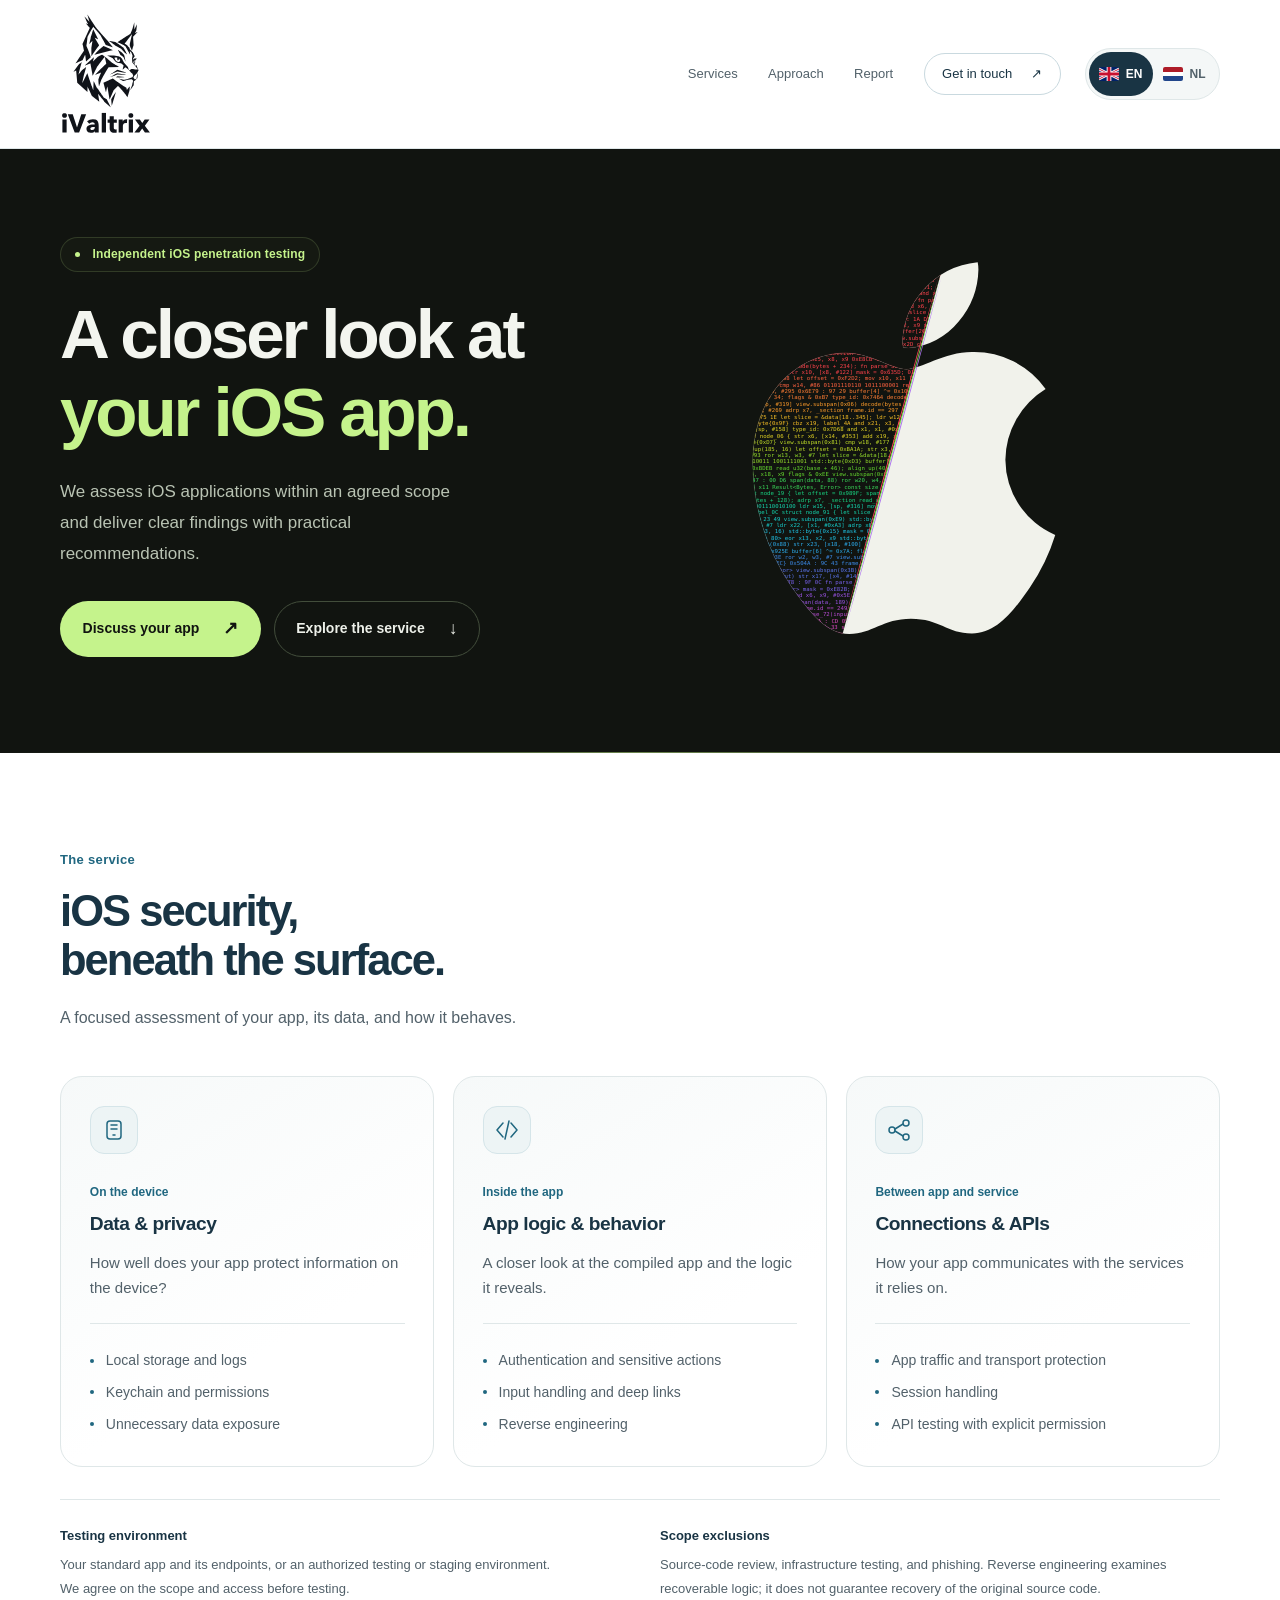
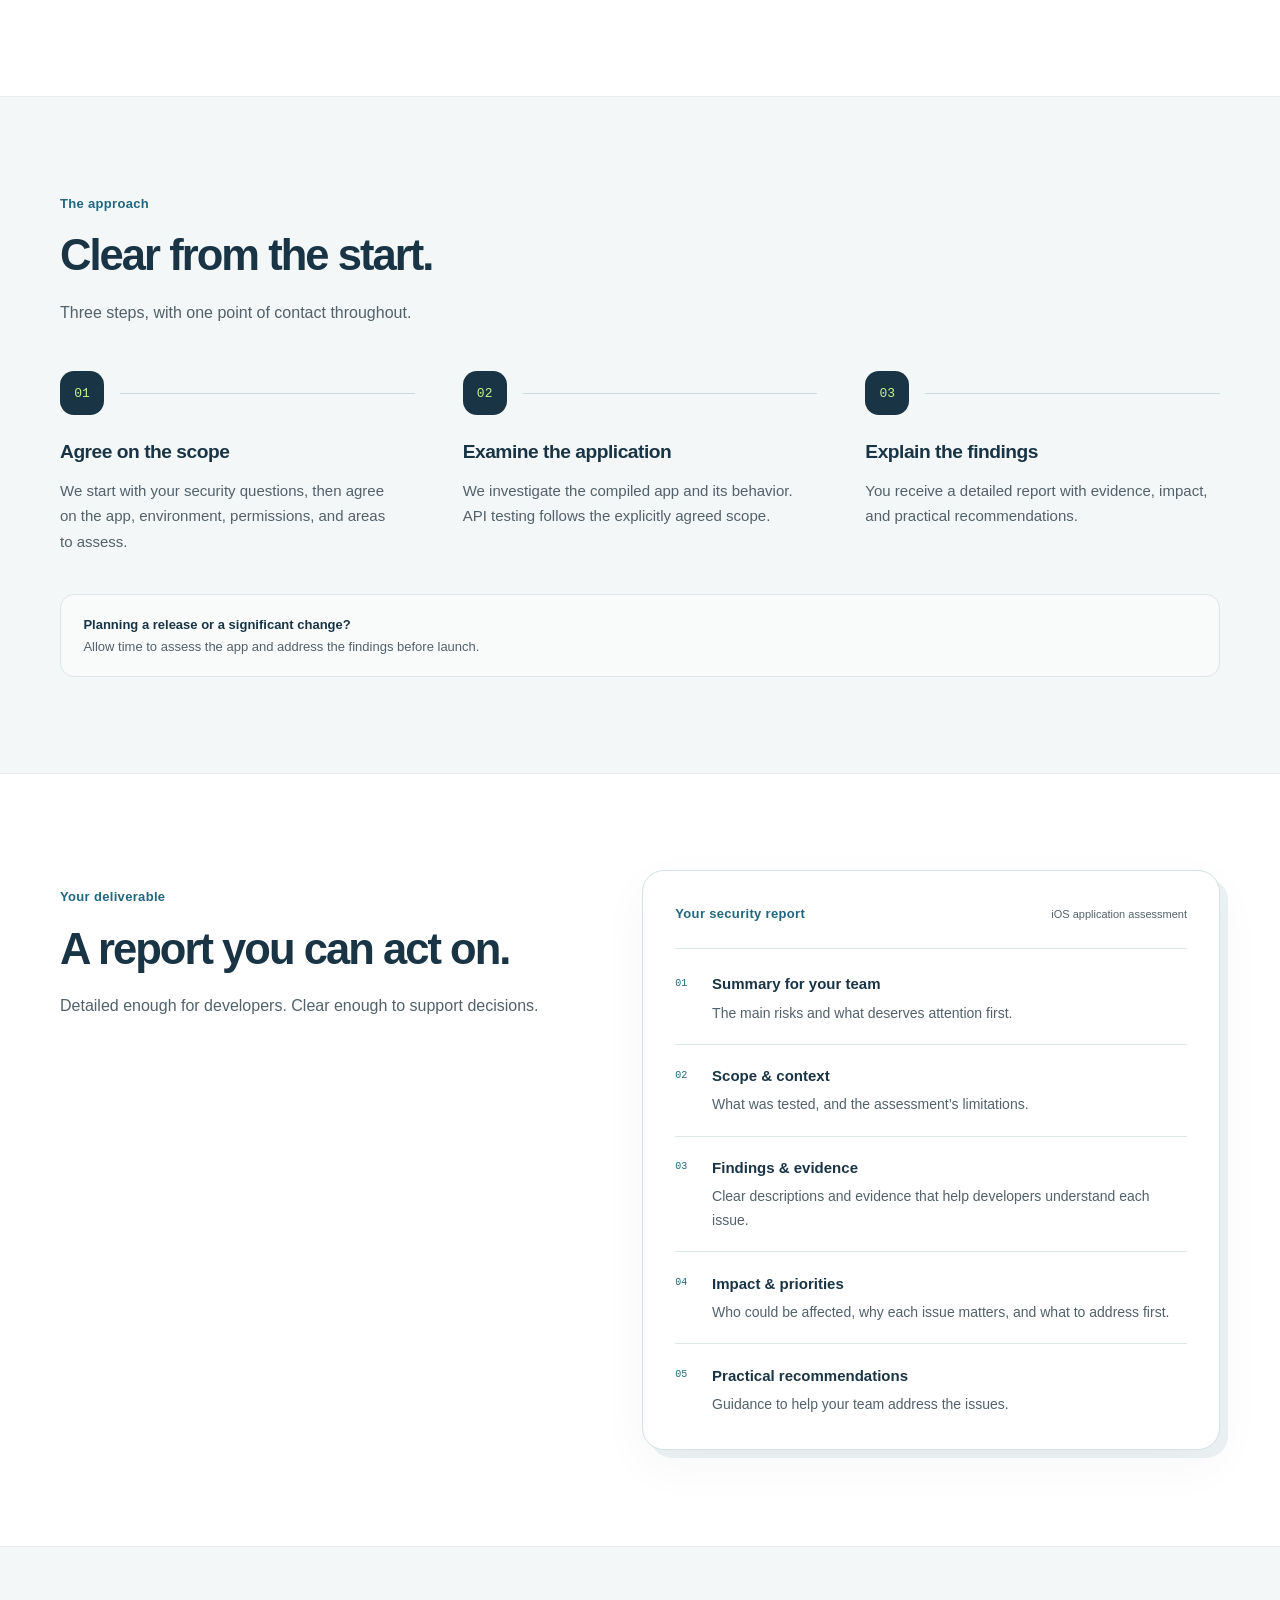
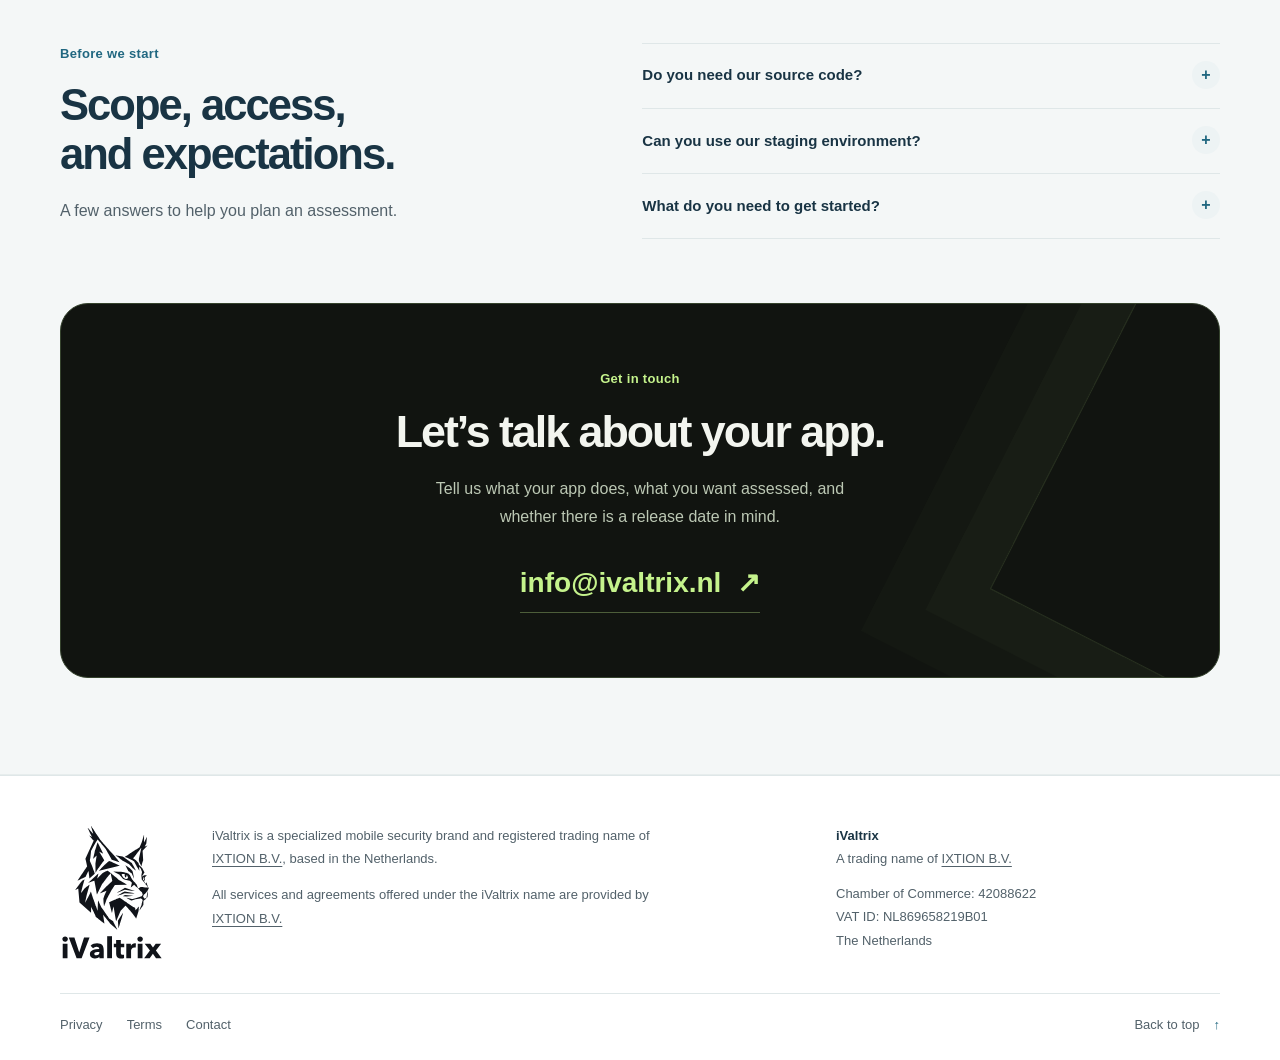
<file: index.html>
<!doctype html>
<html lang="en">
  <head>
    <meta charset="utf-8">
    <meta name="viewport" content="width=device-width, initial-scale=1">
    <meta name="theme-color" content="#111410">
    <meta name="description" content="Independent iOS application penetration testing by iValtrix. A clear scope, practical findings, and a detailed security report for your team.">
    <meta name="referrer" content="no-referrer">
    <meta property="og:type" content="website">
    <meta property="og:title" content="iValtrix — iOS application security">
    <meta property="og:url" content="https://ivaltrix.nl/">
    <link rel="canonical" href="https://ivaltrix.nl/">
    <link rel="alternate" hreflang="en" href="https://ivaltrix.nl/">
    <link rel="alternate" hreflang="nl" href="https://ivaltrix.nl/nl.html">
    <link rel="alternate" hreflang="x-default" href="https://ivaltrix.nl/">
    <meta property="og:description" content="A closer look at your iOS app. Independent penetration testing and clear, practical security findings from iValtrix.">
    <title>iValtrix — iOS application security</title>
    <script src="assets/navigation.js"></script>
    <link rel="icon" href="assets/favicon-lynx.ico?v=white" sizes="16x16 32x32 48x48 64x64">
    <link rel="icon" href="assets/favicon-lynx.svg?v=white" type="image/svg+xml" sizes="any">
    <link rel="apple-touch-icon" href="assets/brand/lynx/apple-touch-icon.png?v=white" sizes="180x180">
    <link rel="stylesheet" href="assets/style.css">
  </head>
  <body>
    <a class="skip-link" href="#main">Skip to content</a>
    <header class="site-header">
      <div class="container header-inner">
        <a class="wordmark" href="#top" aria-label="iValtrix home">
          <img src="assets/brand/lynx/ivaltrix-stacked-light.svg" width="440" height="580" alt="" decoding="async">
        </a>
        <div class="header-controls">
          <nav aria-label="Main navigation">
            <a href="#focus">Services</a>
            <a href="#approach">Approach</a>
            <a href="#report">Report</a>
            <a class="nav-contact" href="#contact">Get in touch <span aria-hidden="true">↗</span></a>
          </nav>
          <div class="language-switch" role="group" aria-label="Language">
            <a href="index.html" lang="en" hreflang="en" aria-label="English" aria-current="page"><img src="assets/flags/gb.svg" width="20" height="14" alt="" aria-hidden="true">EN</a>
            <a href="nl.html" lang="nl" hreflang="nl" aria-label="Nederlands"><img src="assets/flags/nl.svg" width="20" height="14" alt="" aria-hidden="true">NL</a>
          </div>
        </div>
      </div>
    </header>

    <main id="main">
      <section class="hero" id="top" aria-labelledby="hero-title">
        <div class="container hero-inner">
          <div class="hero-copy">
            <p class="eyebrow hero-eyebrow">Independent iOS penetration testing</p>
            <h1 id="hero-title">A closer look at <span>your iOS app.</span></h1>
            <p class="hero-description">We assess iOS applications within an agreed scope and deliver clear findings with practical recommendations.</p>
            <div class="hero-actions">
              <a class="button button-primary" href="#contact">Discuss your app <span aria-hidden="true">↗</span></a>
              <a class="button button-secondary" href="#focus">Explore the service <span aria-hidden="true">↓</span></a>
            </div>
          </div>
          <div class="hero-artwork">
            <picture class="hero-code-motion">
              <source media="(prefers-reduced-motion: no-preference)" type="image/svg+xml" srcset="assets/apple-code-logo-animated.svg">
              <source type="image/webp" srcset="assets/apple-code-logo-480.webp 480w, assets/apple-code-logo-800.webp 800w" sizes="(max-width: 760px) 280px, (max-width: 1000px) 35vw, 400px">
              <img src="assets/apple-code-logo-800.png" width="800" height="800" alt="An apple split between rainbow code and a solid white half" decoding="async" fetchpriority="high">
            </picture>
          </div>
        </div>
      </section>

      <section class="section container" id="focus" aria-labelledby="focus-title">
        <div class="section-heading">
          <p class="eyebrow">The service</p>
          <h2 id="focus-title">iOS security, beneath the surface.</h2>
          <p>A focused assessment of your app, its data, and how it behaves.</p>
        </div>
        <div class="service-grid">
          <article class="service-card">
            <div class="service-icon" aria-hidden="true">
              <svg viewBox="0 0 24 24" fill="none" stroke="currentColor" stroke-width="1.5" stroke-linecap="round" stroke-linejoin="round"><rect x="5" y="3" width="14" height="18" rx="3"/><path d="M9 7h6M9 11h6M11 17h2"/></svg>
            </div>
            <p class="service-location">On the device</p>
            <h3>Data &amp; privacy</h3>
            <p>How well does your app protect information on the device?</p>
            <ul class="pointer-list">
              <li>Local storage and logs</li>
              <li>Keychain and permissions</li>
              <li>Unnecessary data exposure</li>
            </ul>
          </article>
          <article class="service-card">
            <div class="service-icon" aria-hidden="true">
              <svg viewBox="0 0 24 24" fill="none" stroke="currentColor" stroke-width="1.5" stroke-linecap="round" stroke-linejoin="round"><path d="m8 5-6 7 6 7M16 5l6 7-6 7M14 3l-4 18"/></svg>
            </div>
            <p class="service-location">Inside the app</p>
            <h3>App logic &amp; behavior</h3>
            <p>A closer look at the compiled app and the logic it reveals.</p>
            <ul class="pointer-list">
              <li>Authentication and sensitive actions</li>
              <li>Input handling and deep links</li>
              <li>Reverse engineering</li>
            </ul>
          </article>
          <article class="service-card">
            <div class="service-icon" aria-hidden="true">
              <svg viewBox="0 0 24 24" fill="none" stroke="currentColor" stroke-width="1.5" stroke-linecap="round" stroke-linejoin="round"><circle cx="5" cy="12" r="3"/><circle cx="19" cy="5" r="3"/><circle cx="19" cy="19" r="3"/><path d="m8 11 8-5M8 13l8 5"/></svg>
            </div>
            <p class="service-location">Between app and service</p>
            <h3>Connections &amp; APIs</h3>
            <p>How your app communicates with the services it relies on.</p>
            <ul class="pointer-list">
              <li>App traffic and transport protection</li>
              <li>Session handling</li>
              <li>API testing with explicit permission</li>
            </ul>
          </article>
        </div>
        <div class="scope-notes">
          <p><strong>Testing environment</strong>Your standard app and its endpoints, or an authorized testing or staging environment.<br>We agree on the scope and access before testing.</p>
          <p><strong>Scope exclusions</strong>Source-code review, infrastructure testing, and phishing. Reverse engineering examines recoverable logic; it does not guarantee recovery of the original source code.</p>
        </div>
      </section>

      <section class="section section-soft" id="approach" aria-labelledby="approach-title">
        <div class="container">
          <div class="section-heading">
            <p class="eyebrow">The approach</p>
            <h2 id="approach-title">Clear from the start.</h2>
            <p>Three steps, with one point of contact throughout.</p>
          </div>
          <ol class="steps">
            <li><span class="step-number" aria-hidden="true">01</span><h3>Agree on the scope</h3><p>We start with your security questions, then agree on the app, environment, permissions, and areas to assess.</p></li>
            <li><span class="step-number" aria-hidden="true">02</span><h3>Examine the application</h3><p>We investigate the compiled app and its behavior. API testing follows the explicitly agreed scope.</p></li>
            <li><span class="step-number" aria-hidden="true">03</span><h3>Explain the findings</h3><p>You receive a detailed report with evidence, impact, and practical recommendations.</p></li>
          </ol>
          <p class="timing-note"><strong>Planning a release or a significant change?</strong><br>Allow time to assess the app and address the findings before launch.</p>
        </div>
      </section>

      <section class="section container report-layout" id="report" aria-labelledby="report-title">
        <div class="section-heading">
          <p class="eyebrow">Your deliverable</p>
          <h2 id="report-title">A report you can act on.</h2>
          <p>Detailed enough for developers. Clear enough to support decisions.</p>
        </div>
        <div class="report-sheet">
          <div class="report-sheet-heading"><span class="eyebrow">Your security report</span><span class="report-format">iOS application assessment</span></div>
          <dl class="report-list">
            <div><dt>Summary for your team</dt><dd>The main risks and what deserves attention first.</dd></div>
            <div><dt>Scope &amp; context</dt><dd>What was tested, and the assessment’s limitations.</dd></div>
            <div><dt>Findings &amp; evidence</dt><dd>Clear descriptions and evidence that help developers understand each issue.</dd></div>
            <div><dt>Impact &amp; priorities</dt><dd>Who could be affected, why each issue matters, and what to address first.</dd></div>
            <div><dt>Practical recommendations</dt><dd>Guidance to help your team address the issues.</dd></div>
          </dl>
        </div>
      </section>

      <section class="section section-soft" aria-labelledby="contact-title">
        <div class="container">
          <div class="questions-layout">
            <div class="section-heading">
              <p class="eyebrow">Before we start</p>
              <h2>Scope, access, and expectations.</h2>
              <p>A few answers to help you plan an assessment.</p>
            </div>
            <div class="questions">
              <details>
                <summary>Do you need our source code?</summary>
                <p>We examine the compiled iOS app and use reverse engineering to understand recoverable logic. This is not a source-code review, and it does not guarantee recovery of the original source code.</p>
              </details>
              <details>
                <summary>Can you use our staging environment?</summary>
                <p>Yes, when authorized. The starting point is your standard app and its normal endpoints, or an agreed testing or staging environment. Additional API testing requires explicit permission and its own agreed scope.</p>
              </details>
              <details>
                <summary>What do you need to get started?</summary>
                <p>A short description of your app, what you want assessed, and any timing constraints. We then agree on scope, permissions, app access, and any test accounts needed.</p>
              </details>
            </div>
          </div>
          <div class="contact-panel" id="contact">
            <p class="eyebrow">Get in touch</p>
            <h2 id="contact-title">Let’s talk about your app.</h2>
            <p>Tell us what your app does, what you want assessed, and whether there is a release date in mind.</p>
            <a class="contact-email" href="mailto:info@ivaltrix.nl">info@ivaltrix.nl <span aria-hidden="true">↗</span></a>
          </div>
        </div>
      </section>
    </main>

    <footer class="site-footer">
      <div class="container footer-inner">
        <a class="wordmark footer-brand" href="#top" aria-label="iValtrix home"><img src="assets/brand/lynx/ivaltrix-stacked-light.svg" width="440" height="580" alt="" decoding="async" loading="lazy"></a>
        <div class="footer-description">
          <p>iValtrix is a specialized mobile security brand and registered trading name of<br><a class="company-link" href="https://ixtion.nl/" rel="noreferrer">IXTION B.V.</a>, based in the Netherlands.</p>
          <p>All services and agreements offered under the iValtrix name are provided by <a class="company-link" href="https://ixtion.nl/" rel="noreferrer">IXTION B.V.</a></p>
        </div>
        <div class="footer-company">
          <p class="footer-company-name">iValtrix</p>
          <p>A trading name of <a class="company-link" href="https://ixtion.nl/" rel="noreferrer">IXTION B.V.</a></p>
          <p>Chamber of Commerce: <span class="company-number">42088622</span></p>
          <p>VAT ID: <span class="company-number">NL869658219B01</span></p>
          <p>The Netherlands</p>
        </div>
        <div class="footer-utilities" aria-label="Company information">
          <details class="footer-disclosure" id="privacy">
            <summary>Privacy</summary>
            <div class="footer-notice">
              <p>This website does not use cookies, analytics, tracking pixels, browser storage, or contact forms. It does not collect or store visitor inputs. The hosting provider may independently keep request logs.</p>
              <p>Email links open your chosen email client. Email correspondence and assessment reports are handled outside this website.</p>
              <p>For privacy questions, contact <a class="company-link" href="https://ixtion.nl/" rel="noreferrer">IXTION B.V.</a> at <a href="mailto:info@ivaltrix.nl">info@ivaltrix.nl</a>.</p>
            </div>
          </details>
          <details class="footer-disclosure" id="terms">
            <summary>Terms</summary>
            <div class="footer-notice">
              <p>iValtrix is a registered trading name of <a class="company-link" href="https://ixtion.nl/" rel="noreferrer">IXTION B.V.</a> All services and agreements offered under the iValtrix name are provided by <a class="company-link" href="https://ixtion.nl/" rel="noreferrer">IXTION B.V.</a>, registered in the Netherlands with Chamber of Commerce number 42088622.</p>
              <p>Testing takes place within an agreed, authorized scope. Additional API testing requires explicit permission and an agreed scope.</p>
              <p>For the terms applicable to your assessment, contact <a href="mailto:info@ivaltrix.nl">info@ivaltrix.nl</a>.</p>
            </div>
          </details>
          <a href="#contact">Contact</a>
          <a class="back-top" href="#top">Back to top <span aria-hidden="true">↑</span></a>
        </div>
      </div>
    </footer>
  </body>
</html>
</file>
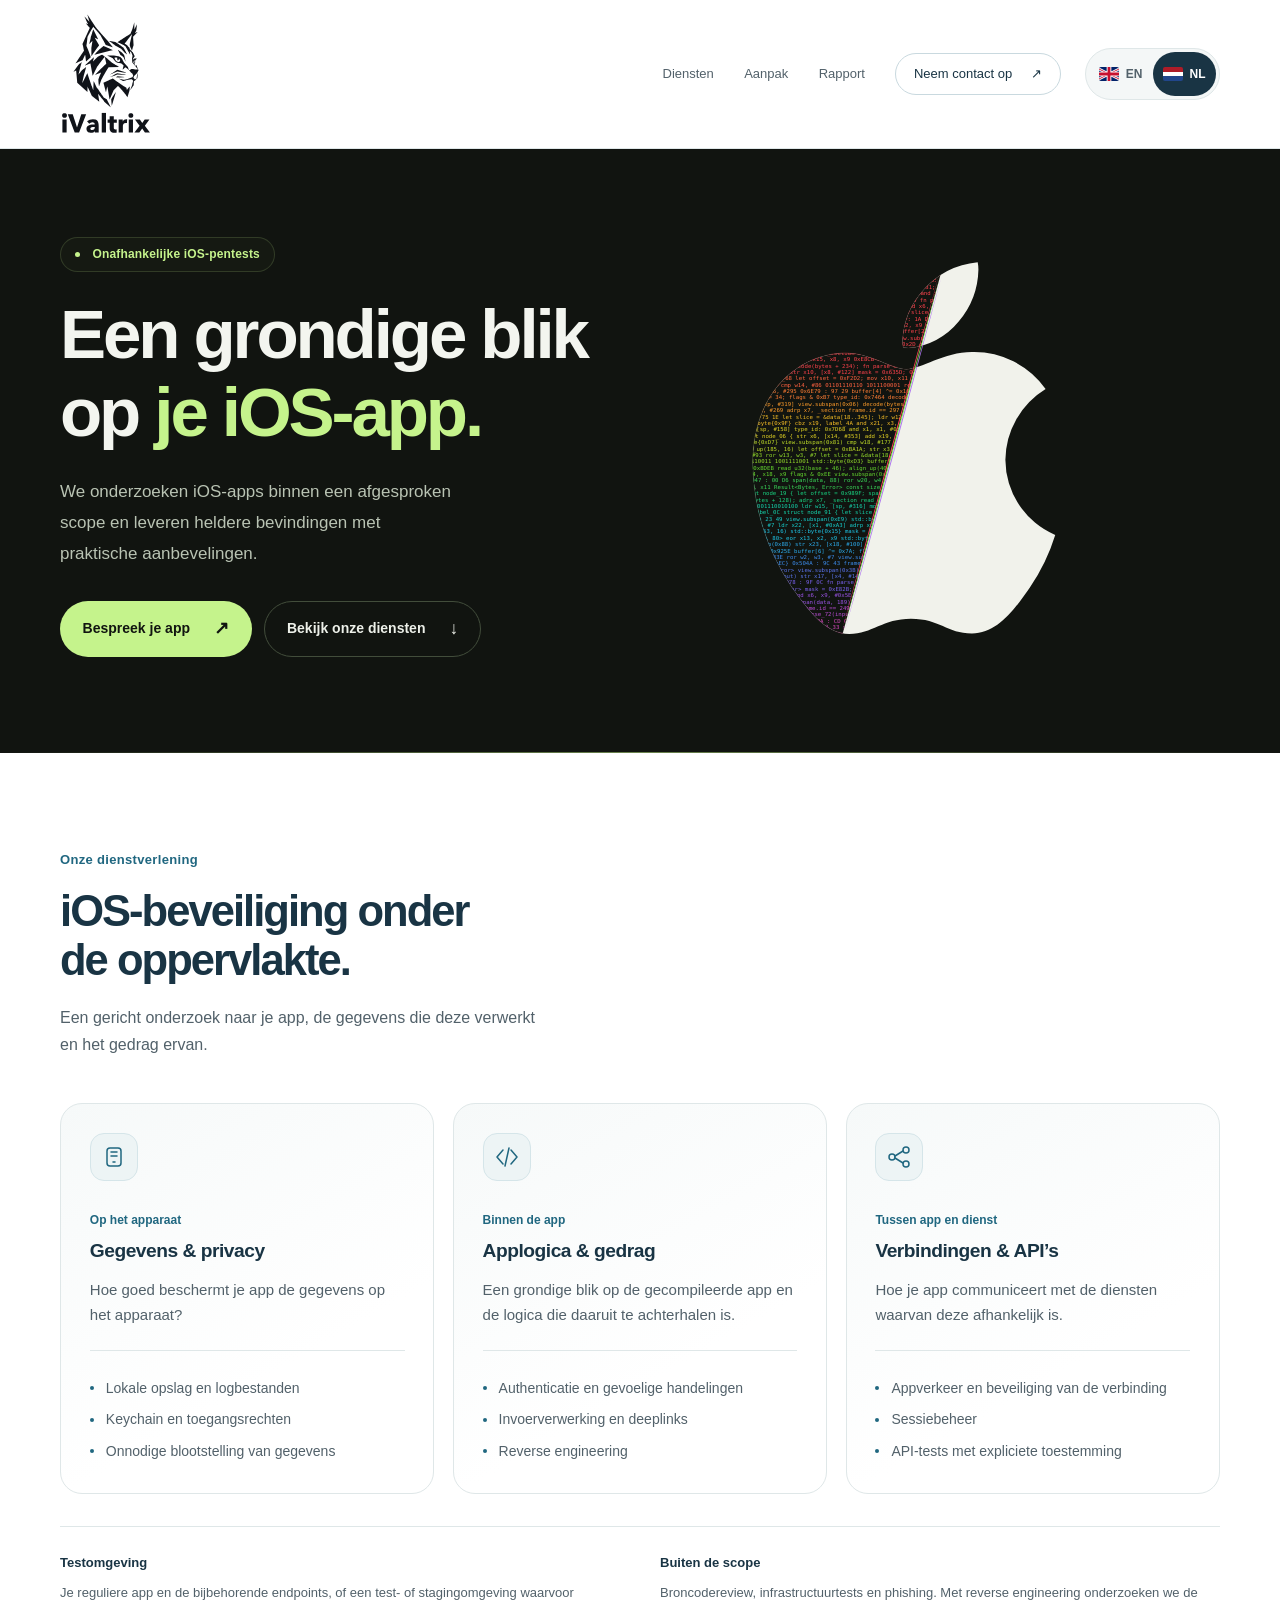
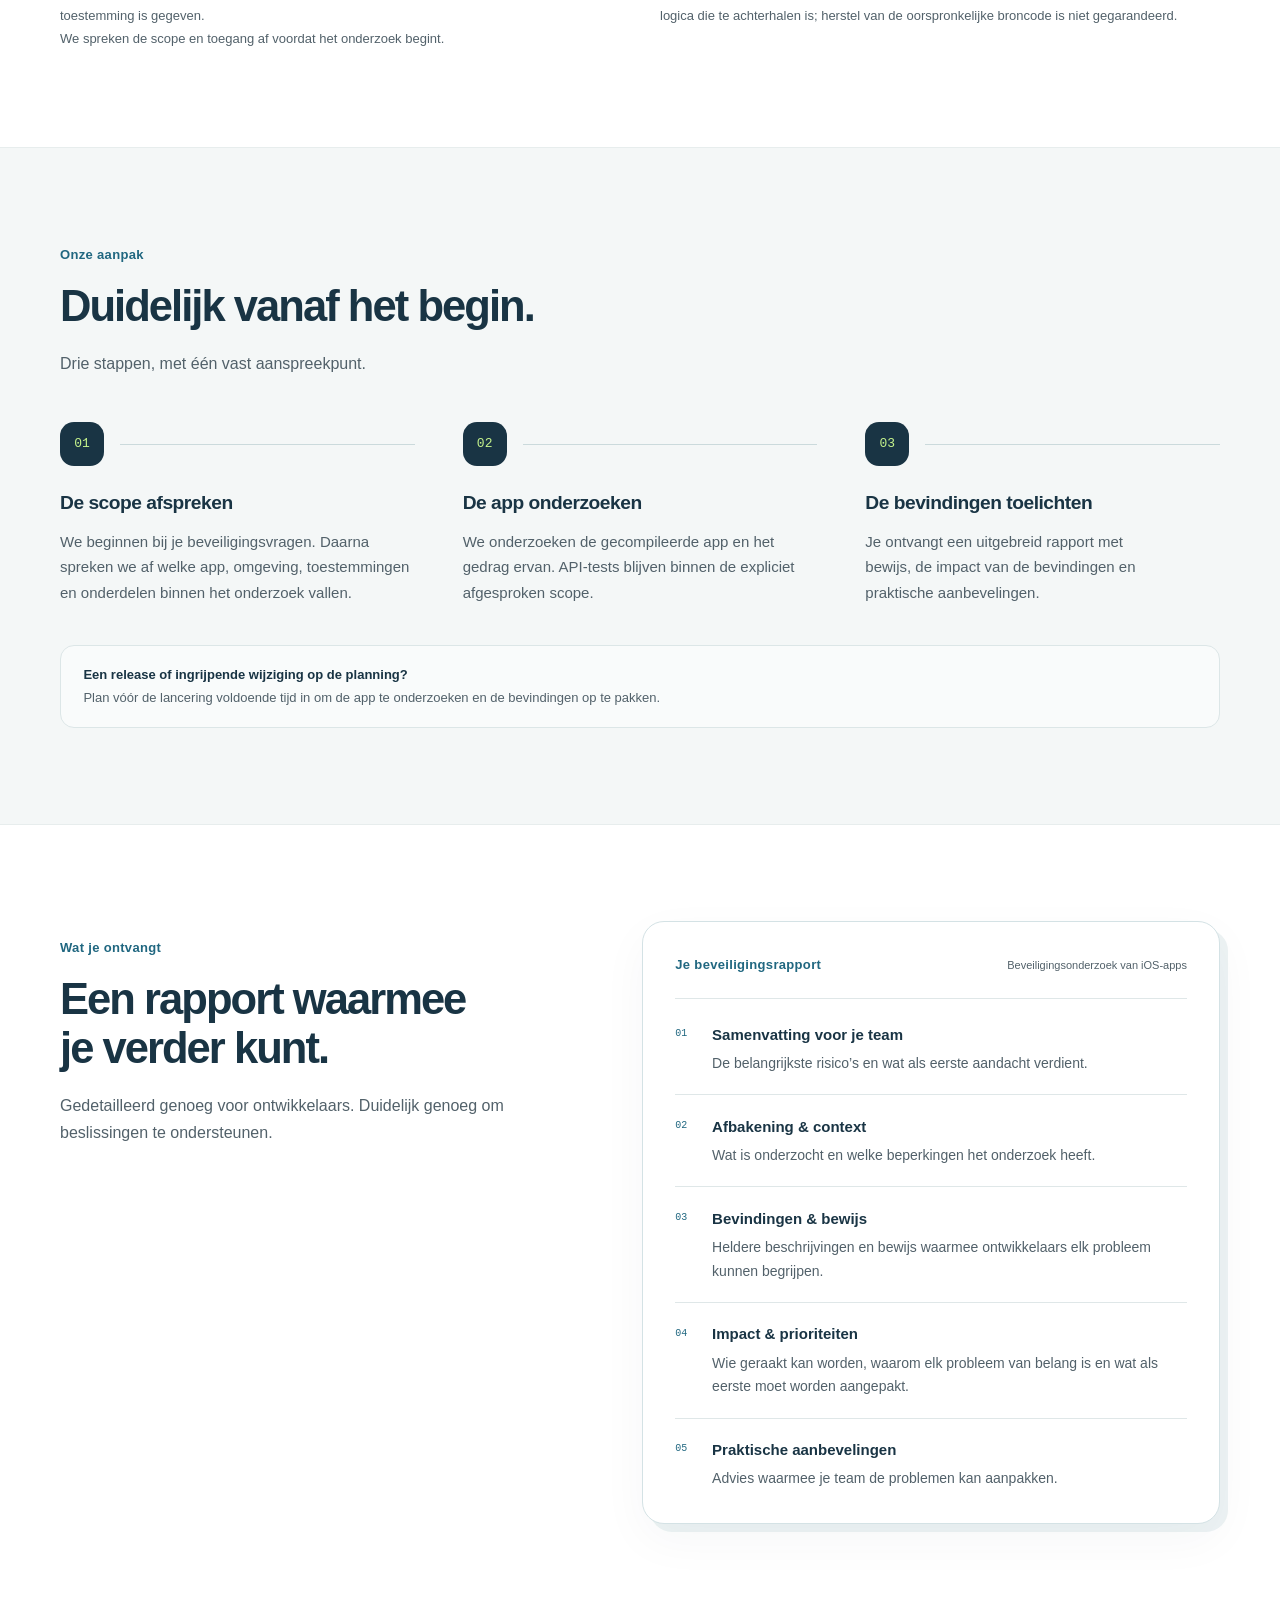
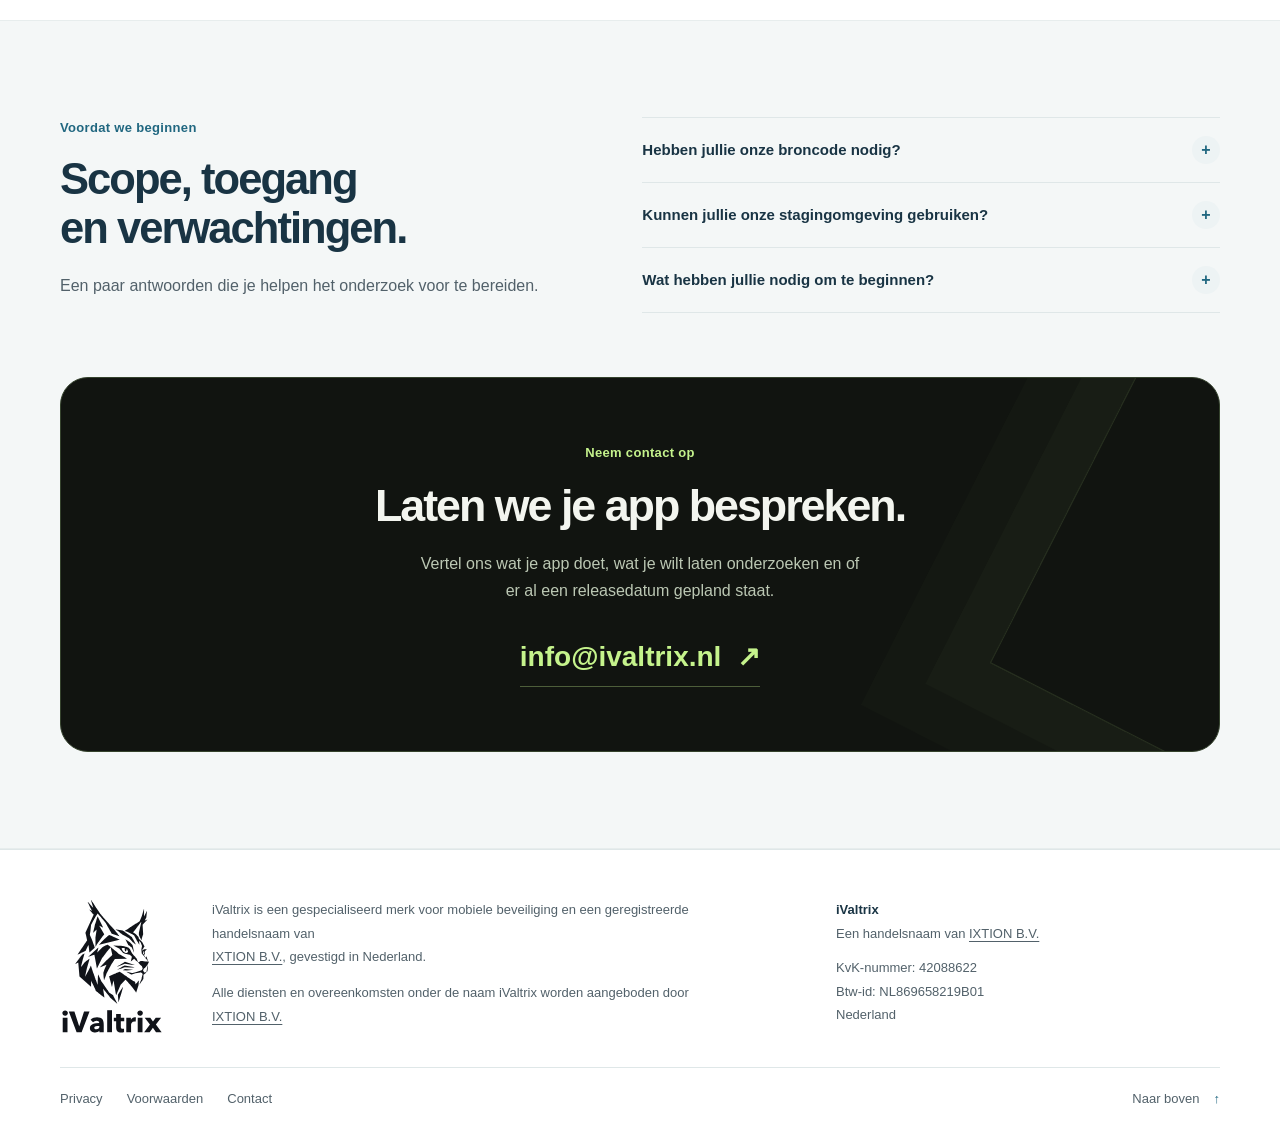
<file: nl.html>
<!doctype html>
<html lang="nl">
  <head>
    <meta charset="utf-8">
    <meta name="viewport" content="width=device-width, initial-scale=1">
    <meta name="theme-color" content="#111410">
    <meta name="description" content="Onafhankelijke pentests van iOS-apps door iValtrix. Een duidelijke scope, praktische bevindingen en een uitgebreid beveiligingsrapport voor je team.">
    <meta name="referrer" content="no-referrer">
    <meta property="og:type" content="website">
    <meta property="og:title" content="iValtrix — Beveiliging van iOS-apps">
    <meta property="og:url" content="https://ivaltrix.nl/nl.html">
    <link rel="canonical" href="https://ivaltrix.nl/nl.html">
    <link rel="alternate" hreflang="en" href="https://ivaltrix.nl/">
    <link rel="alternate" hreflang="nl" href="https://ivaltrix.nl/nl.html">
    <link rel="alternate" hreflang="x-default" href="https://ivaltrix.nl/">
    <meta property="og:description" content="Een grondige blik op je iOS-app. Onafhankelijke pentests en heldere, praktische beveiligingsbevindingen van iValtrix.">
    <title>iValtrix — Beveiliging van iOS-apps</title>
    <script src="assets/navigation.js"></script>
    <link rel="icon" href="assets/favicon-lynx.ico?v=white" sizes="16x16 32x32 48x48 64x64">
    <link rel="icon" href="assets/favicon-lynx.svg?v=white" type="image/svg+xml" sizes="any">
    <link rel="apple-touch-icon" href="assets/brand/lynx/apple-touch-icon.png?v=white" sizes="180x180">
    <link rel="stylesheet" href="assets/style.css">
  </head>
  <body>
    <a class="skip-link" href="#main">Ga naar de inhoud</a>
    <header class="site-header">
      <div class="container header-inner">
        <a class="wordmark" href="#top" aria-label="iValtrix startpagina">
          <img src="assets/brand/lynx/ivaltrix-stacked-light.svg" width="440" height="580" alt="" decoding="async">
        </a>
        <div class="header-controls">
          <nav aria-label="Hoofdnavigatie">
            <a href="#focus">Diensten</a>
            <a href="#approach">Aanpak</a>
            <a href="#report">Rapport</a>
            <a class="nav-contact" href="#contact">Neem contact op <span aria-hidden="true">↗</span></a>
          </nav>
          <div class="language-switch" role="group" aria-label="Taal">
            <a href="index.html" lang="en" hreflang="en" aria-label="English"><img src="assets/flags/gb.svg" width="20" height="14" alt="" aria-hidden="true">EN</a>
            <a href="nl.html" lang="nl" hreflang="nl" aria-label="Nederlands" aria-current="page"><img src="assets/flags/nl.svg" width="20" height="14" alt="" aria-hidden="true">NL</a>
          </div>
        </div>
      </div>
    </header>

    <main id="main">
      <section class="hero" id="top" aria-labelledby="hero-title">
        <div class="container hero-inner">
          <div class="hero-copy">
            <p class="eyebrow hero-eyebrow">Onafhankelijke iOS-pentests</p>
            <h1 id="hero-title">Een grondige blik op <span>je iOS-app.</span></h1>
            <p class="hero-description">We onderzoeken iOS-apps binnen een afgesproken scope en leveren heldere bevindingen met praktische aanbevelingen.</p>
            <div class="hero-actions">
              <a class="button button-primary" href="#contact">Bespreek je app <span aria-hidden="true">↗</span></a>
              <a class="button button-secondary" href="#focus">Bekijk onze diensten <span aria-hidden="true">↓</span></a>
            </div>
          </div>
          <div class="hero-artwork">
            <picture class="hero-code-motion">
              <source media="(prefers-reduced-motion: no-preference)" type="image/svg+xml" srcset="assets/apple-code-logo-animated.svg">
              <source type="image/webp" srcset="assets/apple-code-logo-480.webp 480w, assets/apple-code-logo-800.webp 800w" sizes="(max-width: 760px) 280px, (max-width: 1000px) 35vw, 400px">
              <img src="assets/apple-code-logo-800.png" width="800" height="800" alt="Een appel met regenboogkleurige code aan de linkerkant en een witte rechterhelft" decoding="async" fetchpriority="high">
            </picture>
          </div>
        </div>
      </section>

      <section class="section container" id="focus" aria-labelledby="focus-title">
        <div class="section-heading">
          <p class="eyebrow">Onze dienstverlening</p>
          <h2 id="focus-title">iOS-beveiliging onder de oppervlakte.</h2>
          <p>Een gericht onderzoek naar je app, de gegevens die deze verwerkt en het gedrag ervan.</p>
        </div>
        <div class="service-grid">
          <article class="service-card">
            <div class="service-icon" aria-hidden="true">
              <svg viewBox="0 0 24 24" fill="none" stroke="currentColor" stroke-width="1.5" stroke-linecap="round" stroke-linejoin="round"><rect x="5" y="3" width="14" height="18" rx="3"/><path d="M9 7h6M9 11h6M11 17h2"/></svg>
            </div>
            <p class="service-location">Op het apparaat</p>
            <h3>Gegevens &amp; privacy</h3>
            <p>Hoe goed beschermt je app de gegevens op het apparaat?</p>
            <ul class="pointer-list">
              <li>Lokale opslag en logbestanden</li>
              <li>Keychain en toegangsrechten</li>
              <li>Onnodige blootstelling van gegevens</li>
            </ul>
          </article>
          <article class="service-card">
            <div class="service-icon" aria-hidden="true">
              <svg viewBox="0 0 24 24" fill="none" stroke="currentColor" stroke-width="1.5" stroke-linecap="round" stroke-linejoin="round"><path d="m8 5-6 7 6 7M16 5l6 7-6 7M14 3l-4 18"/></svg>
            </div>
            <p class="service-location">Binnen de app</p>
            <h3>Applogica &amp; gedrag</h3>
            <p>Een grondige blik op de gecompileerde app en de logica die daaruit te achterhalen is.</p>
            <ul class="pointer-list">
              <li>Authenticatie en gevoelige handelingen</li>
              <li>Invoerverwerking en deeplinks</li>
              <li>Reverse engineering</li>
            </ul>
          </article>
          <article class="service-card">
            <div class="service-icon" aria-hidden="true">
              <svg viewBox="0 0 24 24" fill="none" stroke="currentColor" stroke-width="1.5" stroke-linecap="round" stroke-linejoin="round"><circle cx="5" cy="12" r="3"/><circle cx="19" cy="5" r="3"/><circle cx="19" cy="19" r="3"/><path d="m8 11 8-5M8 13l8 5"/></svg>
            </div>
            <p class="service-location">Tussen app en dienst</p>
            <h3>Verbindingen &amp; API’s</h3>
            <p>Hoe je app communiceert met de diensten waarvan deze afhankelijk is.</p>
            <ul class="pointer-list">
              <li>Appverkeer en beveiliging van de verbinding</li>
              <li>Sessiebeheer</li>
              <li>API-tests met expliciete toestemming</li>
            </ul>
          </article>
        </div>
        <div class="scope-notes">
          <p><strong>Testomgeving</strong>Je reguliere app en de bijbehorende endpoints, of een test- of stagingomgeving waarvoor toestemming is gegeven.<br>We spreken de scope en toegang af voordat het onderzoek begint.</p>
          <p><strong>Buiten de scope</strong>Broncodereview, infrastructuurtests en phishing. Met reverse engineering onderzoeken we de logica die te achterhalen is; herstel van de oorspronkelijke broncode is niet gegarandeerd.</p>
        </div>
      </section>

      <section class="section section-soft" id="approach" aria-labelledby="approach-title">
        <div class="container">
          <div class="section-heading">
            <p class="eyebrow">Onze aanpak</p>
            <h2 id="approach-title">Duidelijk vanaf het begin.</h2>
            <p>Drie stappen, met één vast aanspreekpunt.</p>
          </div>
          <ol class="steps">
            <li><span class="step-number" aria-hidden="true">01</span><h3>De scope afspreken</h3><p>We beginnen bij je beveiligingsvragen. Daarna spreken we af welke app, omgeving, toestemmingen en onderdelen binnen het onderzoek vallen.</p></li>
            <li><span class="step-number" aria-hidden="true">02</span><h3>De app onderzoeken</h3><p>We onderzoeken de gecompileerde app en het gedrag ervan. API-tests blijven binnen de expliciet afgesproken scope.</p></li>
            <li><span class="step-number" aria-hidden="true">03</span><h3>De bevindingen toelichten</h3><p>Je ontvangt een uitgebreid rapport met bewijs, de impact van de bevindingen en praktische aanbevelingen.</p></li>
          </ol>
          <p class="timing-note"><strong>Een release of ingrijpende wijziging op de planning?</strong><br>Plan vóór de lancering voldoende tijd in om de app te onderzoeken en de bevindingen op te pakken.</p>
        </div>
      </section>

      <section class="section container report-layout" id="report" aria-labelledby="report-title">
        <div class="section-heading">
          <p class="eyebrow">Wat je ontvangt</p>
          <h2 id="report-title">Een rapport waarmee je verder kunt.</h2>
          <p>Gedetailleerd genoeg voor ontwikkelaars. Duidelijk genoeg om beslissingen te ondersteunen.</p>
        </div>
        <div class="report-sheet">
          <div class="report-sheet-heading"><span class="eyebrow">Je beveiligingsrapport</span><span class="report-format">Beveiligingsonderzoek van iOS-apps</span></div>
          <dl class="report-list">
            <div><dt>Samenvatting voor je team</dt><dd>De belangrijkste risico’s en wat als eerste aandacht verdient.</dd></div>
            <div><dt>Afbakening &amp; context</dt><dd>Wat is onderzocht en welke beperkingen het onderzoek heeft.</dd></div>
            <div><dt>Bevindingen &amp; bewijs</dt><dd>Heldere beschrijvingen en bewijs waarmee ontwikkelaars elk probleem kunnen begrijpen.</dd></div>
            <div><dt>Impact &amp; prioriteiten</dt><dd>Wie geraakt kan worden, waarom elk probleem van belang is en wat als eerste moet worden aangepakt.</dd></div>
            <div><dt>Praktische aanbevelingen</dt><dd>Advies waarmee je team de problemen kan aanpakken.</dd></div>
          </dl>
        </div>
      </section>

      <section class="section section-soft" aria-labelledby="contact-title">
        <div class="container">
          <div class="questions-layout">
            <div class="section-heading">
              <p class="eyebrow">Voordat we beginnen</p>
              <h2>Scope, toegang en verwachtingen.</h2>
              <p>Een paar antwoorden die je helpen het onderzoek voor te bereiden.</p>
            </div>
            <div class="questions">
              <details>
                <summary>Hebben jullie onze broncode nodig?</summary>
                <p>We onderzoeken de gecompileerde iOS-app en gebruiken reverse engineering om inzicht te krijgen in de logica die te achterhalen is. Dit is geen broncodereview en biedt geen garantie dat de oorspronkelijke broncode kan worden hersteld.</p>
              </details>
              <details>
                <summary>Kunnen jullie onze stagingomgeving gebruiken?</summary>
                <p>Ja, met toestemming. We gaan uit van je reguliere app en de gebruikelijke endpoints, of een afgesproken test- of stagingomgeving. Aanvullende API-tests vereisen expliciete toestemming en een eigen afgesproken scope.</p>
              </details>
              <details>
                <summary>Wat hebben jullie nodig om te beginnen?</summary>
                <p>Een korte beschrijving van je app, wat je wilt laten onderzoeken en eventuele deadlines. Daarna spreken we de scope, toestemmingen, toegang tot de app en benodigde testaccounts af.</p>
              </details>
            </div>
          </div>
          <div class="contact-panel" id="contact">
            <p class="eyebrow">Neem contact op</p>
            <h2 id="contact-title">Laten we je app bespreken.</h2>
            <p>Vertel ons wat je app doet, wat je wilt laten onderzoeken en of er al een releasedatum gepland staat.</p>
            <a class="contact-email" href="mailto:info@ivaltrix.nl">info@ivaltrix.nl <span aria-hidden="true">↗</span></a>
          </div>
        </div>
      </section>
    </main>

    <footer class="site-footer">
      <div class="container footer-inner">
        <a class="wordmark footer-brand" href="#top" aria-label="iValtrix startpagina"><img src="assets/brand/lynx/ivaltrix-stacked-light.svg" width="440" height="580" alt="" decoding="async" loading="lazy"></a>
        <div class="footer-description">
          <p>iValtrix is een gespecialiseerd merk voor mobiele beveiliging en een geregistreerde handelsnaam van<br><a class="company-link" href="https://ixtion.nl/" rel="noreferrer">IXTION B.V.</a>, gevestigd in Nederland.</p>
          <p>Alle diensten en overeenkomsten onder de naam iValtrix worden aangeboden door <a class="company-link" href="https://ixtion.nl/" rel="noreferrer">IXTION B.V.</a></p>
        </div>
        <div class="footer-company">
          <p class="footer-company-name">iValtrix</p>
          <p>Een handelsnaam van <a class="company-link" href="https://ixtion.nl/" rel="noreferrer">IXTION B.V.</a></p>
          <p>KvK-nummer: <span class="company-number">42088622</span></p>
          <p>Btw-id: <span class="company-number">NL869658219B01</span></p>
          <p>Nederland</p>
        </div>
        <div class="footer-utilities" aria-label="Bedrijfsgegevens">
          <details class="footer-disclosure" id="privacy">
            <summary>Privacy</summary>
            <div class="footer-notice">
              <p>Deze website gebruikt geen cookies, analytics, trackingpixels, browseropslag of contactformulieren. De website verzamelt of bewaart geen invoer van bezoekers. De hostingprovider kan zelfstandig verzoeklogs bijhouden.</p>
              <p>E-maillinks openen je eigen e-mailprogramma. E-mailcorrespondentie en onderzoeksrapporten worden buiten deze website verwerkt.</p>
              <p>Neem voor privacyvragen contact op met <a class="company-link" href="https://ixtion.nl/" rel="noreferrer">IXTION B.V.</a> via <a href="mailto:info@ivaltrix.nl">info@ivaltrix.nl</a>.</p>
            </div>
          </details>
          <details class="footer-disclosure" id="terms">
            <summary>Voorwaarden</summary>
            <div class="footer-notice">
              <p>iValtrix is een geregistreerde handelsnaam van <a class="company-link" href="https://ixtion.nl/" rel="noreferrer">IXTION B.V.</a> Alle diensten en overeenkomsten onder de naam iValtrix worden aangeboden door <a class="company-link" href="https://ixtion.nl/" rel="noreferrer">IXTION B.V.</a>, ingeschreven in Nederland onder KvK-nummer 42088622.</p>
              <p>Het onderzoek vindt plaats binnen een afgesproken scope waarvoor toestemming is gegeven. Aanvullende API-tests vereisen expliciete toestemming en een afgesproken scope.</p>
              <p>Neem voor de voorwaarden die op jouw onderzoek van toepassing zijn contact op via <a href="mailto:info@ivaltrix.nl">info@ivaltrix.nl</a>.</p>
            </div>
          </details>
          <a href="#contact">Contact</a>
          <a class="back-top" href="#top">Naar boven <span aria-hidden="true">↑</span></a>
        </div>
      </div>
    </footer>
  </body>
</html>
</file>
<file: assets/style.css>
:root {
  color-scheme: light;
  --dark: #111410;
  --paper: #ffffff;
  --soft: #f4f7f7;
  --ink: #193444;
  --body: #52616a;
  --blue: #206780;
  --green: #c5f38c;
  --line: #dfe7e8;
}

* { box-sizing: border-box; }
html { scroll-behavior: smooth; scroll-padding-top: 10rem; }
body { margin: 0; background: var(--paper); color: var(--body); font-family: "Avenir Next", Avenir, -apple-system, BlinkMacSystemFont, "Segoe UI", sans-serif; font-size: 1rem; line-height: 1.7; -webkit-font-smoothing: antialiased; }
::selection { background: #d8edb9; color: var(--dark); }
a { color: inherit; text-decoration: none; }
a:focus-visible { outline: 3px solid var(--blue); outline-offset: 5px; border-radius: 4px; }
h1, h2, h3, p { margin: 0; }
h1, h2, h3 { color: var(--ink); text-wrap: balance; }
h1, h2 { line-height: 1.12; letter-spacing: -.045em; }
h3 { line-height: 1.35; font-size: 1.2rem; font-weight: 650; letter-spacing: -.025em; }
p { text-wrap: pretty; }
img { display: block; max-width: 100%; }
.container { width: min(1160px, calc(100% - 5rem)); margin-inline: auto; }
.eyebrow { display: flex; align-items: center; gap: .8rem; color: var(--blue); font-size: .8125rem; font-weight: 650; letter-spacing: .025em; }
.skip-link { position: fixed; z-index: 20; top: -6rem; left: 1rem; padding: .65rem 1rem; background: var(--green); color: var(--dark); font-weight: 600; }
.skip-link:focus { top: 1rem; }

/* Selected lynx above the existing outlined wordmark; intrinsic SVG ratio. */
.wordmark { display: block; width: 5.75rem; flex-shrink: 0; }
.wordmark img { width: 100%; height: auto; }
.site-header { position: sticky; top: 0; z-index: 5; background: var(--paper); color: var(--ink); border-bottom: 1px solid var(--line); }
.header-inner { display: flex; justify-content: space-between; align-items: center; min-height: 148px; padding-block: .75rem; gap: 2rem; }
.header-controls { display: flex; align-items: center; justify-content: flex-end; gap: 1.5rem; min-width: 0; }
.language-switch { display: flex; flex-shrink: 0; align-items: center; padding: 3px; border: 1px solid var(--line); border-radius: 999px; background: var(--soft); }
.language-switch a { display: inline-flex; align-items: center; justify-content: center; gap: .4rem; min-height: 44px; padding: .35rem .65rem; border-radius: 999px; color: var(--body); font-size: .75rem; font-weight: 600; }
.language-switch a[aria-current="page"] { background: var(--ink); color: white; }
.language-switch a:not([aria-current="page"]):hover { background: #e4ecee; color: var(--ink); }
.language-switch img { width: 20px; height: 14px; object-fit: cover; border-radius: 2px; }
nav { display: flex; align-items: center; gap: 1.9rem; }
nav a { font-size: .8125rem; font-weight: 500; color: var(--body); padding-block: .65rem; transition: color .18s ease; }
nav a:hover { color: var(--blue); }
nav .nav-contact { display: inline-flex; align-items: center; gap: 1.2rem; border: 1px solid #c9d9df; border-radius: 999px; padding: .55rem 1.1rem; color: var(--ink); }
nav .nav-contact:hover { background: var(--soft); border-color: var(--blue); }
.hero a:focus-visible, .contact-panel a:focus-visible { outline-color: var(--green); }

.hero { position: relative; background: var(--dark); color: #b9c3b3; }
.hero::after { content: ""; position: absolute; bottom: 0; left: 0; width: 100%; height: 1px; background: linear-gradient(90deg, #c5f38c00, #c5f38c80, #c5f38c00); }
.hero-inner { display: grid; grid-template-columns: minmax(0, 1.2fr) minmax(0, 1fr); align-items: center; gap: 1.5rem; padding-block: 5.5rem 6rem; }
.hero-copy { min-width: 0; }
.hero-artwork { display: block; width: 100%; max-width: 400px; justify-self: start; }
.hero-artwork picture { display: block; width: 100%; }
.hero-artwork img { width: 100%; height: auto; }
.hero-eyebrow { display: inline-flex; color: var(--green); border: 1px solid #c5f38c28; background: #c5f38c06; border-radius: 999px; padding: .4rem .85rem; font-size: .75rem; letter-spacing: .015em; }
.hero-eyebrow::before { content: ""; width: 5px; height: 5px; border-radius: 50%; background: var(--green); flex-shrink: 0; }
h1 { color: #f3f5ef; font-size: clamp(2.8rem, 5.4vw, 4.7rem); font-weight: 600; max-width: 15ch; margin: 1.5rem 0 0; }
h1 span { color: var(--green); }
.hero-description { max-width: 44ch; margin: 1.65rem 0 0; font-size: 1.0625rem; line-height: 1.8; }
.hero-actions { display: flex; flex-wrap: wrap; gap: .8rem; margin-top: 2rem; }
.button { display: inline-flex; align-items: center; justify-content: center; gap: 1.5rem; min-height: 50px; padding: .75rem 1.35rem; font-size: .875rem; font-weight: 650; border: 1px solid transparent; border-radius: 999px; transition: background .18s ease, border-color .18s ease; }
.button span { font-size: 1.1rem; }
.button-primary { color: var(--dark); background: var(--green); }
.button-primary:hover { background: #d9ffa9; }
.button-secondary { border-color: #424d3b; color: #edf0e9; }
.button-secondary:hover { background: #22291d; border-color: #78866a; }

.section { padding-block: 6rem; }
.section-soft { background: var(--soft); border-block: 1px solid #e7eded; }
.section-heading { margin-bottom: 2.8rem; }
.section-heading h2 { font-size: clamp(2rem, 3.4vw, 2.8rem); font-weight: 600; margin-top: 1rem; max-width: 24ch; }
.section-heading > p:last-child:not(.eyebrow) { max-width: 55ch; margin-top: 1.2rem; }
.service-grid { display: grid; grid-template-columns: repeat(3, minmax(0, 1fr)); gap: 1.15rem; }
.service-card { position: relative; border: 1px solid var(--line); border-radius: 22px; padding: 1.8rem; background: linear-gradient(150deg, #f6f9f9, #ffffff 65%); }
.service-icon { display: grid; place-items: center; width: 48px; height: 48px; border: 1px solid #d5e5e9; border-radius: 14px; color: var(--blue); background: #edf4f5; margin-bottom: 1.8rem; }
.service-icon svg { width: 24px; height: 24px; }
.service-card > p { margin-top: .8rem; font-size: .9375rem; }
.service-card .service-location { margin: 0 0 .5rem; color: var(--blue); font-size: .75rem; font-weight: 600; }
.pointer-list { margin: 1.4rem 0 0; padding: 1.1rem 0 0; border-top: 1px solid var(--line); list-style: none; font-size: .875rem; }
.pointer-list li { position: relative; padding-left: 1rem; margin-top: .5rem; }
.pointer-list li::before { content: ""; position: absolute; top: .65em; left: 0; width: 4px; height: 4px; border-radius: 50%; background: var(--blue); }
.scope-notes { display: grid; grid-template-columns: 1fr 1fr; gap: 2.5rem; margin-top: 2rem; padding: 1.5rem 0 0; border-top: 1px solid var(--line); }
.scope-notes p { font-size: .8125rem; line-height: 1.8; }
.scope-notes strong { display: block; color: var(--ink); font-weight: 600; margin-bottom: .4rem; }

.steps { list-style: none; margin: 0; padding: 0; display: grid; grid-template-columns: repeat(3, minmax(0, 1fr)); gap: 3rem; }
.steps li { position: relative; }
.steps li::before { content: ""; position: absolute; top: 22px; left: 60px; right: 0; height: 1px; background: #cbdadc; }
.step-number { position: relative; display: inline-grid; place-items: center; width: 44px; height: 44px; background: var(--ink); color: var(--green); border-radius: 14px; font: .8125rem ui-monospace, SFMono-Regular, Consolas, monospace; margin-bottom: 1.5rem; }
.steps p { margin-top: .8rem; font-size: .9375rem; }
.timing-note { margin-top: 2.5rem; padding: 1.15rem 1.4rem; border: 1px solid #dce6e7; border-radius: 14px; background: #ffffff80; font-size: .8125rem; }
.timing-note strong { color: var(--ink); }
.report-layout { display: grid; grid-template-columns: 1fr 1.15fr; gap: 5rem; align-items: start; }
.report-layout .section-heading { margin: 0; padding-top: 1rem; }
.report-sheet { padding: 2rem; border: 1px solid #d4e2e5; border-radius: 22px; background: white; box-shadow: 0 16px 48px #1934440a, 8px 8px 0 #edf3f4; }
.report-sheet-heading { display: flex; flex-wrap: wrap; align-items: baseline; gap: .35rem 1rem; justify-content: space-between; padding-bottom: 1.4rem; margin-bottom: 1.4rem; border-bottom: 1px solid var(--line); }
.report-format { font-size: .6875rem; color: var(--body); }
.report-list { margin: 0; counter-reset: report; }
.report-list > div { padding: 1.15rem 0 1.15rem 2.3rem; border-bottom: 1px solid var(--line); position: relative; counter-increment: report; }
.report-list > div:first-child { padding-top: 0; }
.report-list > div:last-child { padding-bottom: 0; border-bottom: 0; }
.report-list > div::before { content: "0" counter(report); position: absolute; left: 0; top: 1.55rem; color: var(--blue); font: .625rem ui-monospace, SFMono-Regular, Consolas, monospace; }
.report-list > div:first-child::before { top: .4rem; }
.report-list dt { color: var(--ink); font-size: .9375rem; font-weight: 650; }
.report-list dd { margin: .3rem 0 0; font-size: .875rem; }

.questions-layout { display: grid; grid-template-columns: 1fr 1.15fr; gap: 5rem; margin-bottom: 4rem; }
.questions-layout .section-heading { margin-bottom: 0; }
.questions details { border-bottom: 1px solid var(--line); }
.questions details:first-child { border-top: 1px solid var(--line); }
.questions summary { position: relative; padding: 1.3rem 2.5rem 1.3rem 0; list-style: none; color: var(--ink); font-size: .9375rem; font-weight: 600; cursor: pointer; line-height: 1.5; }
.questions summary::-webkit-details-marker { display: none; }
.questions summary::after { content: "+"; display: grid; place-items: center; position: absolute; right: 0; top: 1.1rem; width: 28px; height: 28px; border-radius: 50%; background: #edf3f4; color: var(--blue); font-size: 1rem; }
.questions details[open] summary::after { content: "−"; }
.questions summary:hover { color: var(--blue); }
.questions summary:focus-visible { outline: 3px solid var(--blue); outline-offset: 4px; border-radius: 4px; }
.questions details p { padding: 0 1rem 1.3rem 0; font-size: .875rem; }
.contact-panel { position: relative; isolation: isolate; overflow: hidden; background: var(--dark); border: 1px solid #35432d; border-radius: 28px; text-align: center; padding: 4rem 2rem; color: #bcc8b4; }
.contact-panel::before { content: ""; position: absolute; z-index: -1; width: 20rem; height: 32rem; right: -12rem; top: -8rem; border: 1px solid #c5f38c20; box-shadow: 0 0 0 3rem #c5f38c05, 0 0 0 6rem #c5f38c04; transform: rotate(27deg); }
.contact-panel .eyebrow { justify-content: center; color: var(--green); }
.contact-panel h2 { color: #f3f5ef; font-size: clamp(2rem, 3.5vw, 3rem); font-weight: 600; margin-top: 1rem; }
.contact-panel > p:not(.eyebrow) { max-width: 50ch; margin: 1.2rem auto 0; }
.contact-email { display: inline-block; color: var(--green); font-size: clamp(1.3rem, 2.5vw, 1.75rem); font-weight: 600; border-bottom: 1px solid #c5f38c55; padding-bottom: .35rem; margin-top: 1.8rem; overflow-wrap: anywhere; }
.contact-email span { display: inline-block; margin-left: .5rem; }
.contact-email:hover { border-color: currentColor; }
.site-footer { background: var(--paper); color: var(--body); border-top: 1px solid var(--line); }
.footer-inner { display: grid; grid-template-columns: 6.5rem minmax(0, 1.5fr) minmax(0, 1fr); align-items: start; gap: 2rem 3rem; padding-block: 3rem 1.5rem; }
.footer-brand { width: 6.5rem; }
.footer-inner p { font-size: .8125rem; line-height: 1.8; }
.footer-description { max-width: 54ch; }
.footer-description p + p { margin-top: .8rem; }
.footer-company-name { color: var(--ink); font-weight: 650; }
.footer-company p:nth-child(3) { margin-top: .7rem; }
.company-number { white-space: nowrap; }
.company-link { text-decoration: underline; text-underline-offset: 3px; }
.company-link:hover { color: var(--blue); }
.footer-utilities { grid-column: 1 / -1; display: flex; flex-wrap: wrap; align-items: baseline; gap: .75rem 1.5rem; border-top: 1px solid var(--line); padding-top: 1.25rem; font-size: .8125rem; }
.footer-utilities > .back-top { margin-left: auto; }
.footer-utilities > a:hover, .footer-disclosure summary:hover { color: var(--blue); }
.footer-disclosure summary { width: fit-content; cursor: pointer; list-style: none; }
.footer-disclosure summary::-webkit-details-marker { display: none; }
.footer-disclosure summary:focus-visible { outline: 3px solid var(--blue); outline-offset: 5px; border-radius: 4px; }
.footer-disclosure[open] { flex-basis: 100%; order: 1; }
.footer-disclosure[open] summary { color: var(--ink); font-weight: 650; }
.footer-disclosure[open] summary::after { content: " −"; }
.footer-notice { max-width: 76ch; padding: 1rem 0 .5rem; }
.footer-notice p + p { margin-top: .7rem; }
.footer-notice a { text-decoration: underline; text-underline-offset: 3px; overflow-wrap: anywhere; }
.back-top { font-size: .8125rem; }
.back-top span { color: var(--blue); margin-left: .65rem; }
.back-top:hover { color: var(--blue); }

@media (max-width: 1000px) {
  .container { width: calc(100% - 3rem); }
  nav { gap: 1.1rem; }
  .service-card { padding: 1.4rem; }
  .steps { gap: 2rem; }
  .report-layout, .questions-layout { gap: 3rem; }
}
@media (max-width: 760px) {
  html { scroll-padding-top: 12rem; }
  .container { width: calc(100% - 2.5rem); }
  .header-inner { gap: 1.5rem; min-height: 124px; padding-block: .75rem; }
  .header-controls { flex: 1; flex-direction: column; align-items: flex-end; gap: .45rem; }
  .language-switch { order: -1; }
  .wordmark { width: 4.75rem; }
  nav { width: 100%; min-width: 0; max-width: 23rem; flex-wrap: wrap; justify-content: flex-end; gap: .2rem 1rem; }
  nav a { padding-block: .5rem; }
  nav .nav-contact { border: 0; padding: .5rem 0; gap: .4rem; }
  .hero-inner { grid-template-columns: 1fr; gap: 2.5rem; padding-block: 3.5rem 4rem; text-align: center; }
  .hero-artwork { max-width: 280px; justify-self: center; }
  .hero-copy h1, .hero-description { margin-inline: auto; }
  .hero-actions { justify-content: center; }
  h1 { font-size: clamp(2.6rem, 8vw, 3.6rem); }
  .hero-description { font-size: 1rem; }
  .section { padding-block: 3.75rem; }
  .section-heading { margin-bottom: 2rem; }
  .service-grid { grid-template-columns: 1fr; gap: 1rem; }
  .service-card { padding: 1.5rem; }
  .service-icon { margin-bottom: 1.3rem; }
  .scope-notes { grid-template-columns: 1fr; gap: 1.25rem; }
  .steps { grid-template-columns: 1fr; gap: 2rem; }
  .steps li { padding-left: 3.75rem; }
  .steps li::before { display: none; }
  .step-number { position: absolute; top: 0; left: 0; }
  .report-layout, .questions-layout { grid-template-columns: 1fr; gap: 2rem; }
  .report-layout .section-heading { padding-top: 0; }
  .report-sheet { padding: 1.4rem; box-shadow: 0 12px 30px #19344409, 4px 4px 0 #edf3f4; }
  .contact-panel { padding: 3rem 1.25rem; border-radius: 22px; }
  .footer-inner { grid-template-columns: 5.75rem minmax(0, 1fr); gap: 1.5rem; }
  .footer-brand { width: 5.75rem; }
  .footer-description, .footer-company { grid-column: 2; }
  .footer-brand { grid-row: 1 / 3; }
}
@media (max-width: 380px) {
  .container { width: calc(100% - 2rem); }
  nav { column-gap: .85rem; }
  nav a { font-size: .75rem; }
  .hero-eyebrow { font-size: .6875rem; gap: .55rem; }
  .button { width: 100%; }
  .footer-inner { grid-template-columns: 1fr; }
  .footer-brand { grid-row: auto; }
  .footer-description, .footer-company { grid-column: 1; }
}
@media (prefers-reduced-motion: reduce) {
  html { scroll-behavior: auto; }
  *, *::before, *::after { transition: none !important; }
}
</file>
